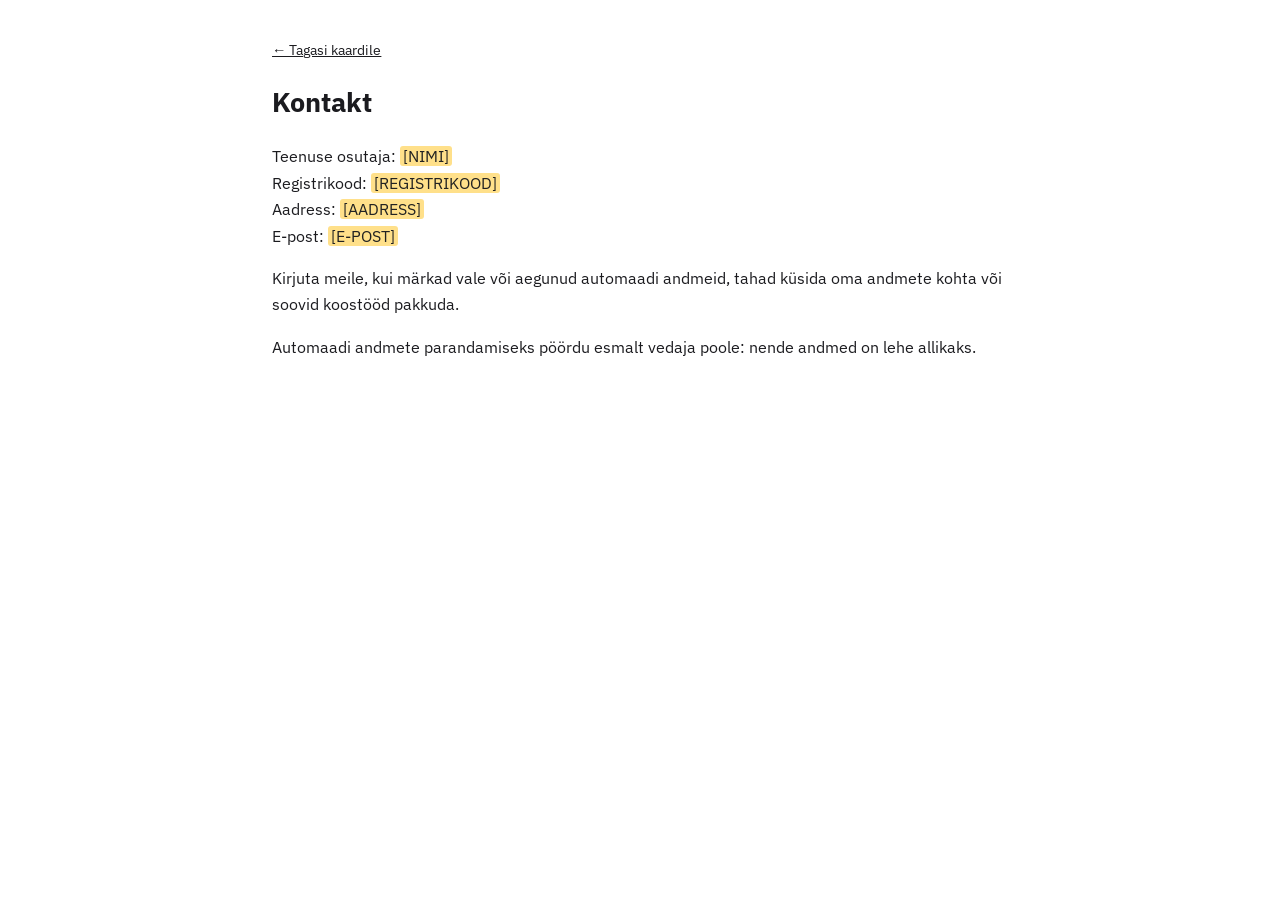
<file: kontakt.html>
<!doctype html>
<html lang="et">
<head>
<meta charset="utf-8">
<meta name="viewport" content="width=device-width, initial-scale=1">
<meta name="referrer" content="strict-origin-when-cross-origin">
<title>Kontakt – Lähim pakiautomaat</title>
<link rel="canonical" href="https://www.pakiautomaat24.eu/kontakt.html">
<script src="/theme-init.js"></script>
<link rel="stylesheet" href="/legal.css">
</head>
<body>
<main>
<p class="nav"><a href="/">&larr; Tagasi kaardile</a></p>
<h1>Kontakt</h1>
<p>Teenuse osutaja: <span class="todo">[NIMI]</span><br>Registrikood: <span class="todo">[REGISTRIKOOD]</span><br>Aadress: <span class="todo">[AADRESS]</span><br>E-post: <span class="todo">[E-POST]</span></p>
<p>Kirjuta meile, kui märkad vale või aegunud automaadi andmeid, tahad küsida oma andmete kohta või soovid koostööd pakkuda.</p>
<p>Automaadi andmete parandamiseks pöördu esmalt vedaja poole: nende andmed on lehe allikaks.</p>
</main>
</body>
</html>
</file>
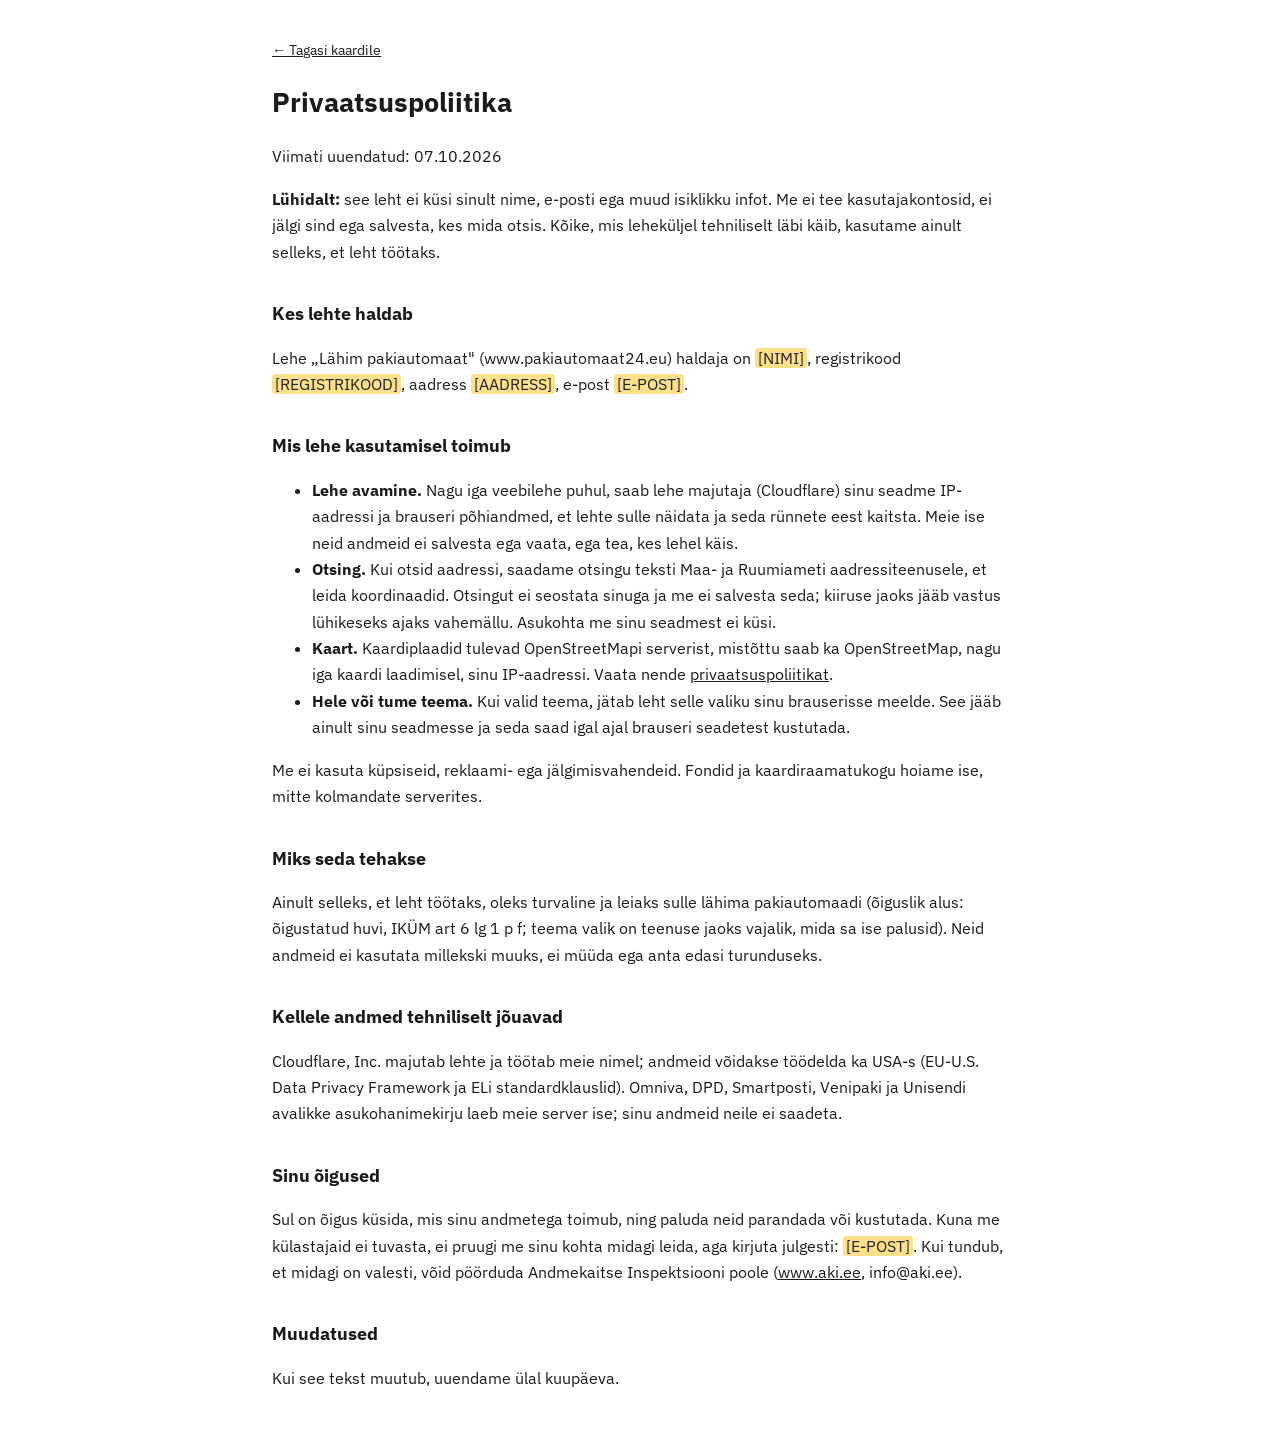
<file: privaatsus.html>
<!doctype html>
<html lang="et">
<head>
<meta charset="utf-8">
<meta name="viewport" content="width=device-width, initial-scale=1">
<meta name="referrer" content="strict-origin-when-cross-origin">
<title>Privaatsuspoliitika – Lähim pakiautomaat</title>
<link rel="canonical" href="https://www.pakiautomaat24.eu/privaatsus.html">
<script src="/theme-init.js"></script>
<link rel="stylesheet" href="/legal.css">
</head>
<body>
<main>
<p class="nav"><a href="/">&larr; Tagasi kaardile</a></p>
<h1>Privaatsuspoliitika</h1>
<p>Viimati uuendatud: 07.10.2026</p>
<p><strong>Lühidalt:</strong> see leht ei küsi sinult nime, e-posti ega muud isiklikku infot. Me ei tee kasutajakontosid, ei jälgi sind ega salvesta, kes mida otsis. Kõike, mis leheküljel tehniliselt läbi käib, kasutame ainult selleks, et leht töötaks.</p>
<h2>Kes lehte haldab</h2>
<p>Lehe „Lähim pakiautomaat" (www.pakiautomaat24.eu) haldaja on <span class="todo">[NIMI]</span>, registrikood <span class="todo">[REGISTRIKOOD]</span>, aadress <span class="todo">[AADRESS]</span>, e-post <span class="todo">[E-POST]</span>.</p>
<h2>Mis lehe kasutamisel toimub</h2>
<ul>
<li><strong>Lehe avamine.</strong> Nagu iga veebilehe puhul, saab lehe majutaja (Cloudflare) sinu seadme IP-aadressi ja brauseri põhiandmed, et lehte sulle näidata ja seda rünnete eest kaitsta. Meie ise neid andmeid ei salvesta ega vaata, ega tea, kes lehel käis.</li>
<li><strong>Otsing.</strong> Kui otsid aadressi, saadame otsingu teksti Maa- ja Ruumiameti aadressiteenusele, et leida koordinaadid. Otsingut ei seostata sinuga ja me ei salvesta seda; kiiruse jaoks jääb vastus lühikeseks ajaks vahemällu. Asukohta me sinu seadmest ei küsi.</li>
<li><strong>Kaart.</strong> Kaardiplaadid tulevad OpenStreetMapi serverist, mistõttu saab ka OpenStreetMap, nagu iga kaardi laadimisel, sinu IP-aadressi. Vaata nende <a href="https://osmfoundation.org/wiki/Privacy_Policy" rel="noopener">privaatsuspoliitikat</a>.</li>
<li><strong>Hele või tume teema.</strong> Kui valid teema, jätab leht selle valiku sinu brauserisse meelde. See jääb ainult sinu seadmesse ja seda saad igal ajal brauseri seadetest kustutada.</li>
</ul>
<p>Me ei kasuta küpsiseid, reklaami- ega jälgimisvahendeid. Fondid ja kaardiraamatukogu hoiame ise, mitte kolmandate serverites.</p>
<h2>Miks seda tehakse</h2>
<p>Ainult selleks, et leht töötaks, oleks turvaline ja leiaks sulle lähima pakiautomaadi (õiguslik alus: õigustatud huvi, IKÜM art 6 lg 1 p f; teema valik on teenuse jaoks vajalik, mida sa ise palusid). Neid andmeid ei kasutata millekski muuks, ei müüda ega anta edasi turunduseks.</p>
<h2>Kellele andmed tehniliselt jõuavad</h2>
<p>Cloudflare, Inc. majutab lehte ja töötab meie nimel; andmeid võidakse töödelda ka USA-s (EU-U.S. Data Privacy Framework ja ELi standardklauslid). Omniva, DPD, Smartposti, Venipaki ja Unisendi avalikke asukohanimekirju laeb meie server ise; sinu andmeid neile ei saadeta.</p>
<h2>Sinu õigused</h2>
<p>Sul on õigus küsida, mis sinu andmetega toimub, ning paluda neid parandada või kustutada. Kuna me külastajaid ei tuvasta, ei pruugi me sinu kohta midagi leida, aga kirjuta julgesti: <span class="todo">[E-POST]</span>. Kui tundub, et midagi on valesti, võid pöörduda Andmekaitse Inspektsiooni poole (<a href="https://www.aki.ee" rel="noopener">www.aki.ee</a>, info@aki.ee).</p>
<h2>Muudatused</h2>
<p>Kui see tekst muutub, uuendame ülal kuupäeva.</p>
</main>
</body>
</html>
</file>
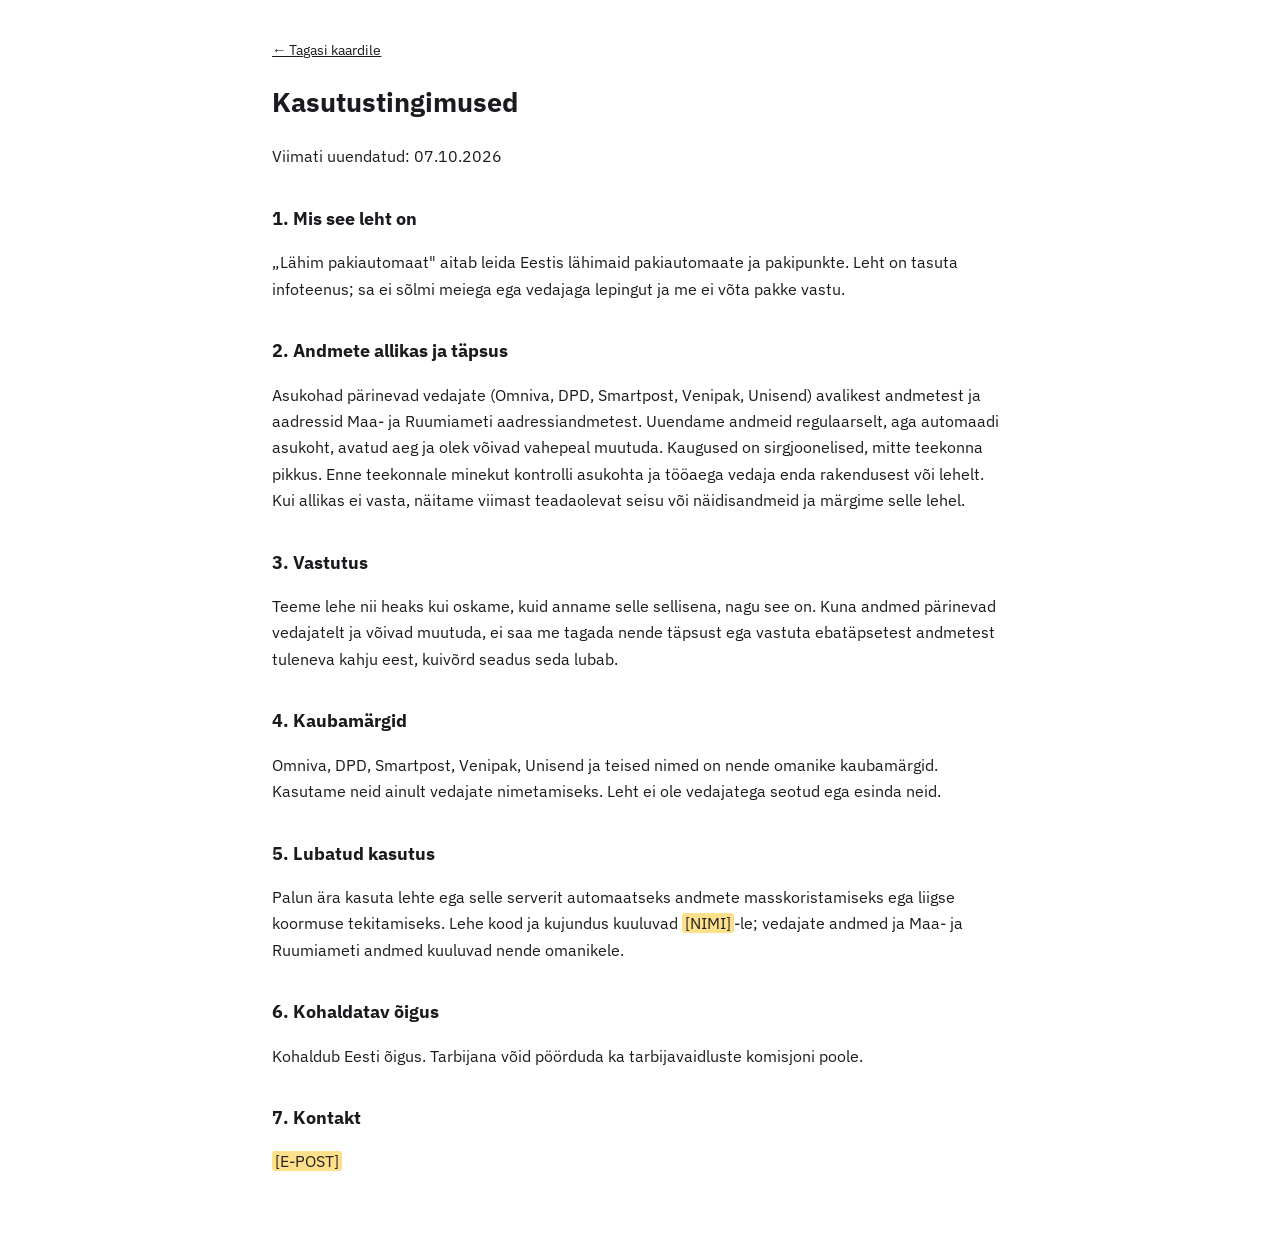
<file: tingimused.html>
<!doctype html>
<html lang="et">
<head>
<meta charset="utf-8">
<meta name="viewport" content="width=device-width, initial-scale=1">
<meta name="referrer" content="strict-origin-when-cross-origin">
<title>Kasutustingimused – Lähim pakiautomaat</title>
<link rel="canonical" href="https://www.pakiautomaat24.eu/tingimused.html">
<script src="/theme-init.js"></script>
<link rel="stylesheet" href="/legal.css">
</head>
<body>
<main>
<p class="nav"><a href="/">&larr; Tagasi kaardile</a></p>
<h1>Kasutustingimused</h1>
<p>Viimati uuendatud: 07.10.2026</p>
<h2>1. Mis see leht on</h2>
<p>„Lähim pakiautomaat" aitab leida Eestis lähimaid pakiautomaate ja pakipunkte. Leht on tasuta infoteenus; sa ei sõlmi meiega ega vedajaga lepingut ja me ei võta pakke vastu.</p>
<h2>2. Andmete allikas ja täpsus</h2>
<p>Asukohad pärinevad vedajate (Omniva, DPD, Smartpost, Venipak, Unisend) avalikest andmetest ja aadressid Maa- ja Ruumiameti aadressiandmetest. Uuendame andmeid regulaarselt, aga automaadi asukoht, avatud aeg ja olek võivad vahepeal muutuda. Kaugused on sirgjoonelised, mitte teekonna pikkus. Enne teekonnale minekut kontrolli asukohta ja tööaega vedaja enda rakendusest või lehelt. Kui allikas ei vasta, näitame viimast teadaolevat seisu või näidisandmeid ja märgime selle lehel.</p>
<h2>3. Vastutus</h2>
<p>Teeme lehe nii heaks kui oskame, kuid anname selle sellisena, nagu see on. Kuna andmed pärinevad vedajatelt ja võivad muutuda, ei saa me tagada nende täpsust ega vastuta ebatäpsetest andmetest tuleneva kahju eest, kuivõrd seadus seda lubab.</p>
<h2>4. Kaubamärgid</h2>
<p>Omniva, DPD, Smartpost, Venipak, Unisend ja teised nimed on nende omanike kaubamärgid. Kasutame neid ainult vedajate nimetamiseks. Leht ei ole vedajatega seotud ega esinda neid.</p>
<h2>5. Lubatud kasutus</h2>
<p>Palun ära kasuta lehte ega selle serverit automaatseks andmete masskoristamiseks ega liigse koormuse tekitamiseks. Lehe kood ja kujundus kuuluvad <span class="todo">[NIMI]</span>-le; vedajate andmed ja Maa- ja Ruumiameti andmed kuuluvad nende omanikele.</p>
<h2>6. Kohaldatav õigus</h2>
<p>Kohaldub Eesti õigus. Tarbijana võid pöörduda ka tarbijavaidluste komisjoni poole.</p>
<h2>7. Kontakt</h2>
<p><span class="todo">[E-POST]</span></p>
</main>
</body>
</html>
</file>
<file: legal.css>
/* Kirjatüübid hoitakse ise (IBM Plex, SIL OFL 1.1) — ei laeta Google Fontsist. */
@font-face{font-family:"IBM Plex Sans";font-style:normal;font-weight:400;font-display:swap;src:url(/fonts/ibm-plex-sans-latin-400-normal.woff2) format("woff2");unicode-range:U+0000-00FF,U+0131,U+0152-0153,U+02BB-02BC,U+02C6,U+02DA,U+02DC,U+2000-206F,U+20AC,U+2122,U+2191,U+2193,U+2212,U+2215,U+FEFF,U+FFFD}
@font-face{font-family:"IBM Plex Sans";font-style:normal;font-weight:400;font-display:swap;src:url(/fonts/ibm-plex-sans-latin-ext-400-normal.woff2) format("woff2");unicode-range:U+0100-02BA,U+02BD-02C5,U+02C7-02CC,U+02CE-02D7,U+02DD-02FF,U+0304,U+0308,U+0329,U+1D00-1DBF,U+1E00-1E9F,U+1EF2-1EFF,U+2020,U+20A0-20AB,U+20AD-20C0,U+2113,U+2C60-2C7F,U+A720-A7FF}
@font-face{font-family:"IBM Plex Sans";font-style:normal;font-weight:500;font-display:swap;src:url(/fonts/ibm-plex-sans-latin-500-normal.woff2) format("woff2");unicode-range:U+0000-00FF,U+0131,U+0152-0153,U+02BB-02BC,U+02C6,U+02DA,U+02DC,U+2000-206F,U+20AC,U+2122,U+2191,U+2193,U+2212,U+2215,U+FEFF,U+FFFD}
@font-face{font-family:"IBM Plex Sans";font-style:normal;font-weight:500;font-display:swap;src:url(/fonts/ibm-plex-sans-latin-ext-500-normal.woff2) format("woff2");unicode-range:U+0100-02BA,U+02BD-02C5,U+02C7-02CC,U+02CE-02D7,U+02DD-02FF,U+0304,U+0308,U+0329,U+1D00-1DBF,U+1E00-1E9F,U+1EF2-1EFF,U+2020,U+20A0-20AB,U+20AD-20C0,U+2113,U+2C60-2C7F,U+A720-A7FF}
@font-face{font-family:"IBM Plex Sans";font-style:normal;font-weight:600;font-display:swap;src:url(/fonts/ibm-plex-sans-latin-600-normal.woff2) format("woff2");unicode-range:U+0000-00FF,U+0131,U+0152-0153,U+02BB-02BC,U+02C6,U+02DA,U+02DC,U+2000-206F,U+20AC,U+2122,U+2191,U+2193,U+2212,U+2215,U+FEFF,U+FFFD}
@font-face{font-family:"IBM Plex Sans";font-style:normal;font-weight:600;font-display:swap;src:url(/fonts/ibm-plex-sans-latin-ext-600-normal.woff2) format("woff2");unicode-range:U+0100-02BA,U+02BD-02C5,U+02C7-02CC,U+02CE-02D7,U+02DD-02FF,U+0304,U+0308,U+0329,U+1D00-1DBF,U+1E00-1E9F,U+1EF2-1EFF,U+2020,U+20A0-20AB,U+20AD-20C0,U+2113,U+2C60-2C7F,U+A720-A7FF}
@font-face{font-family:"IBM Plex Sans";font-style:normal;font-weight:700;font-display:swap;src:url(/fonts/ibm-plex-sans-latin-700-normal.woff2) format("woff2");unicode-range:U+0000-00FF,U+0131,U+0152-0153,U+02BB-02BC,U+02C6,U+02DA,U+02DC,U+2000-206F,U+20AC,U+2122,U+2191,U+2193,U+2212,U+2215,U+FEFF,U+FFFD}
@font-face{font-family:"IBM Plex Sans";font-style:normal;font-weight:700;font-display:swap;src:url(/fonts/ibm-plex-sans-latin-ext-700-normal.woff2) format("woff2");unicode-range:U+0100-02BA,U+02BD-02C5,U+02C7-02CC,U+02CE-02D7,U+02DD-02FF,U+0304,U+0308,U+0329,U+1D00-1DBF,U+1E00-1E9F,U+1EF2-1EFF,U+2020,U+20A0-20AB,U+20AD-20C0,U+2113,U+2C60-2C7F,U+A720-A7FF}
@font-face{font-family:"IBM Plex Mono";font-style:normal;font-weight:400;font-display:swap;src:url(/fonts/ibm-plex-mono-latin-400-normal.woff2) format("woff2");unicode-range:U+0000-00FF,U+0131,U+0152-0153,U+02BB-02BC,U+02C6,U+02DA,U+02DC,U+2000-206F,U+20AC,U+2122,U+2191,U+2193,U+2212,U+2215,U+FEFF,U+FFFD}
@font-face{font-family:"IBM Plex Mono";font-style:normal;font-weight:400;font-display:swap;src:url(/fonts/ibm-plex-mono-latin-ext-400-normal.woff2) format("woff2");unicode-range:U+0100-02BA,U+02BD-02C5,U+02C7-02CC,U+02CE-02D7,U+02DD-02FF,U+0304,U+0308,U+0329,U+1D00-1DBF,U+1E00-1E9F,U+1EF2-1EFF,U+2020,U+20A0-20AB,U+20AD-20C0,U+2113,U+2C60-2C7F,U+A720-A7FF}
@font-face{font-family:"IBM Plex Mono";font-style:normal;font-weight:600;font-display:swap;src:url(/fonts/ibm-plex-mono-latin-600-normal.woff2) format("woff2");unicode-range:U+0000-00FF,U+0131,U+0152-0153,U+02BB-02BC,U+02C6,U+02DA,U+02DC,U+2000-206F,U+20AC,U+2122,U+2191,U+2193,U+2212,U+2215,U+FEFF,U+FFFD}
@font-face{font-family:"IBM Plex Mono";font-style:normal;font-weight:600;font-display:swap;src:url(/fonts/ibm-plex-mono-latin-ext-600-normal.woff2) format("woff2");unicode-range:U+0100-02BA,U+02BD-02C5,U+02C7-02CC,U+02CE-02D7,U+02DD-02FF,U+0304,U+0308,U+0329,U+1D00-1DBF,U+1E00-1E9F,U+1EF2-1EFF,U+2020,U+20A0-20AB,U+20AD-20C0,U+2113,U+2C60-2C7F,U+A720-A7FF}
body{margin:0;font:16px/1.65 "IBM Plex Sans",-apple-system,BlinkMacSystemFont,"Segoe UI",sans-serif;background:#fff;color:#1b1b1f}
@media (prefers-color-scheme:dark){:root:not([data-theme="light"]) body{background:#141416;color:#e8e8ec}}
:root[data-theme="dark"] body{background:#141416;color:#e8e8ec}
main{max-width:46rem;margin:0 auto;padding:24px 16px 48px}
h1{font-size:1.7rem}h2{font-size:1.15rem;margin-top:1.8em}
a{color:inherit}
table{border-collapse:collapse;width:100%;font-size:.9rem}
th,td{border:1px solid #8885;padding:6px 8px;text-align:left;vertical-align:top}
.nav{font-size:.9rem;margin-bottom:1rem}
.todo{background:#ffe08a;color:#222;padding:0 3px;border-radius:3px}
</file>
